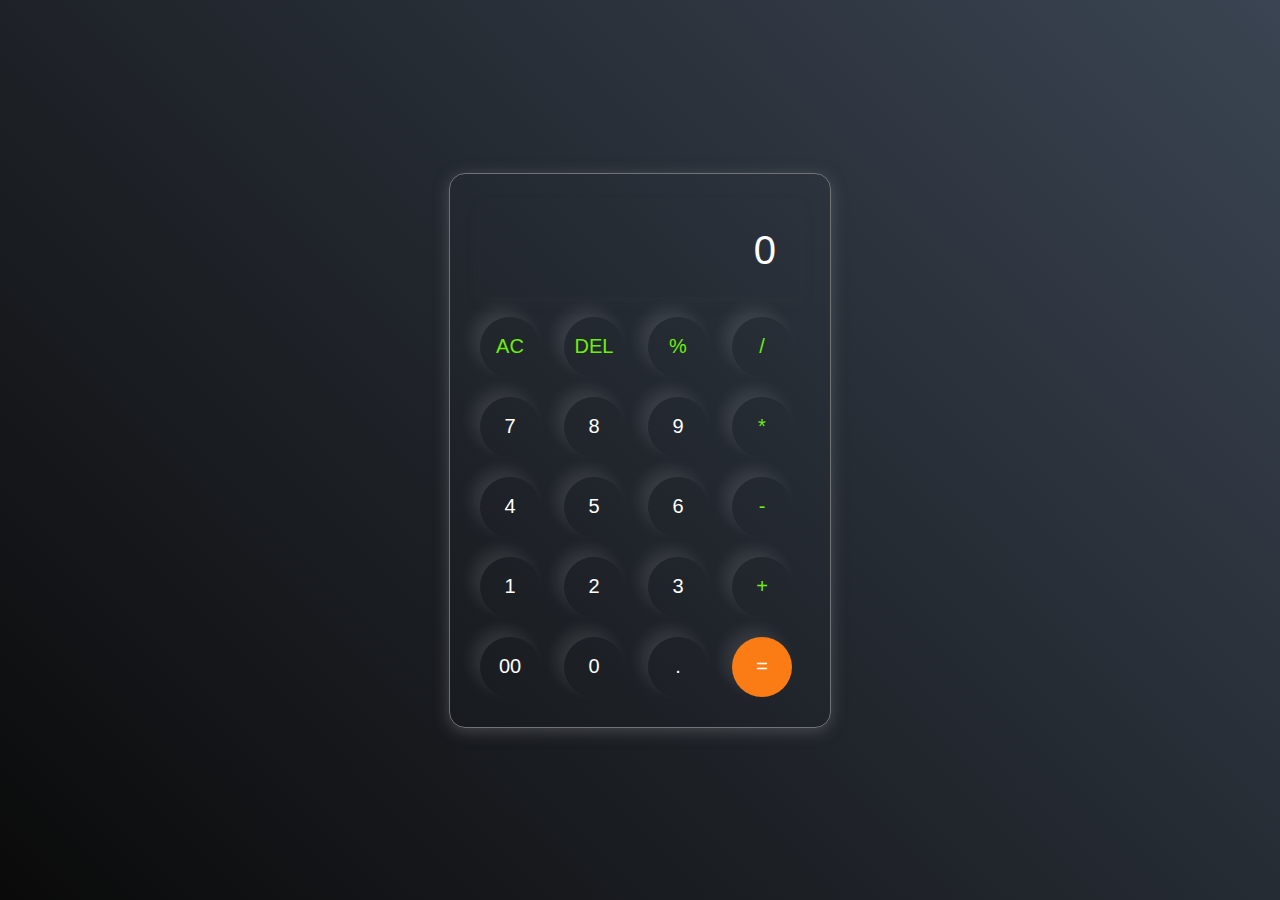
<file: index.html>
<!DOCTYPE html>
<html lang="en">
<head>
    <meta charset="UTF-8">
    <meta name="viewport" content="width=device-width, initial-scale=1.0">
    <title>Calculator</title>
    <link rel="stylesheet" href="style.css">
</head>
<body>
    <div class="calculator">
        <input type="text" placeholder="0" id="inputBox">
    
    <div>
        <button class="operator">AC</button>
        <button class="operator">DEL</button>
        <button class="operator">%</button>
        <button class="operator">/</button>
    </div>
    <div>
        <button>7</button>
        <button>8</button>
        <button>9</button>
        <button class="operator">*</button>
    </div>
    <div>
        <button>4</button>
        <button>5</button>
        <button>6</button>
        <button class="operator">-</button>
    </div>
    <div>
        <button>1</button>
        <button>2</button>
        <button>3</button>
        <button class="operator">+</button>
    </div>
    <div>
        <button>00</button>
        <button>0</button>
        <button>.</button>
        <button class="equalBtn">=</button>
    </div>
</div>
<script src="script.js"></script>
</body>
</html>
</file>
<file: style.css>
*{
    margin: 0;
    padding: 0;
    box-sizing: border-box;

}
body{
    width: 100%;
    height: 100vh;
    display: flex;
    
    justify-content: center;
    align-items: center;
    background: linear-gradient(45deg, #0a0a0a, #3a4452);
}
.calculator{
    border: 1px solid #717377;
    padding: 20px;
    border-radius: 16px;
    background: transparent;
    box-shadow: 0px 3px 15px rgba(113, 115, 119, 0.5);
}
input{
    width: 320px;
    border: none;
    padding: 24px;
    margin: 10px;
    background: transparent;
    box-shadow: 0px 3px 15px rgba(84, 84, 84, 0.1);
    font-size: 40px;
    text-align: right;
    cursor: pointer;
    color: #ffffff;
}
input::placeholder{
    color: #ffffff;

}
button{
    border: none;
    width: 60px;
    height: 60px;
    margin: 10px;
    border-radius: 50%;
    background: transparent;
    color: #ffffff;
    font-size: 20px;
    box-shadow: -8px -8px 15px rgba(255, 255, 255, 0.1);
    cursor: pointer;
}
.equalBtn{
    background-color: #fb7c14;
}
.operator{
    color: #6dee0a;
}
</file>
